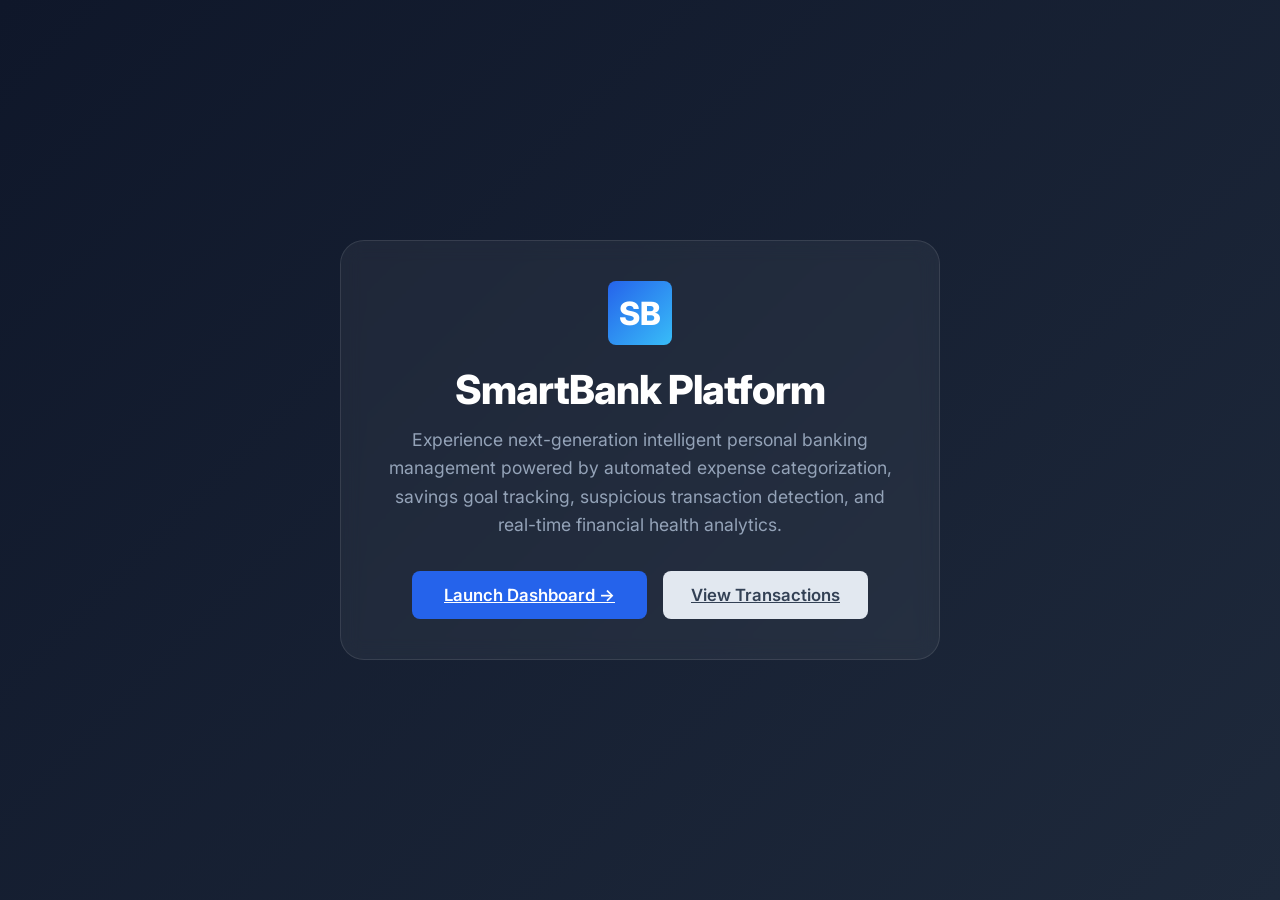
<file: frontend/index.html>
<!DOCTYPE html>
<html lang="en">
<head>
    <meta charset="UTF-8">
    <meta name="viewport" content="width=device-width, initial-scale=1.0">
    <title>SmartBank — Intelligent Personal Banking</title>
    <link rel="stylesheet" href="css/style.css">
</head>
<body style="display:flex; align-items:center; justify-content:center; background:linear-gradient(135deg, #0f172a, #1e293b); color:white; min-height:100vh;">
    <div style="text-align:center; max-width:600px; padding:40px; background:rgba(255,255,255,0.05); border-radius:24px; backdrop-filter:blur(10px); border:1px solid rgba(255,255,255,0.1);">
        <div class="brand-icon" style="margin:0 auto 20px auto; width:64px; height:64px; font-size:2rem;">SB</div>
        <h1 style="font-size:2.5rem; font-weight:800; margin-bottom:12px; letter-spacing:-1px;">SmartBank Platform</h1>
        <p style="color:#94a3b8; font-size:1.1rem; margin-bottom:32px; line-height:1.6;">
            Experience next-generation intelligent personal banking management powered by automated expense categorization, savings goal tracking, suspicious transaction detection, and real-time financial health analytics.
        </p>
        <div style="display:flex; justify-content:center; gap:16px;">
            <a href="dashboard.html" class="btn btn-primary" style="padding:14px 32px; font-size:1.05rem;">Launch Dashboard →</a>
            <a href="transactions.html" class="btn btn-secondary" style="padding:14px 28px; font-size:1.05rem;">View Transactions</a>
        </div>
    </div>
</body>
</html>
</file>
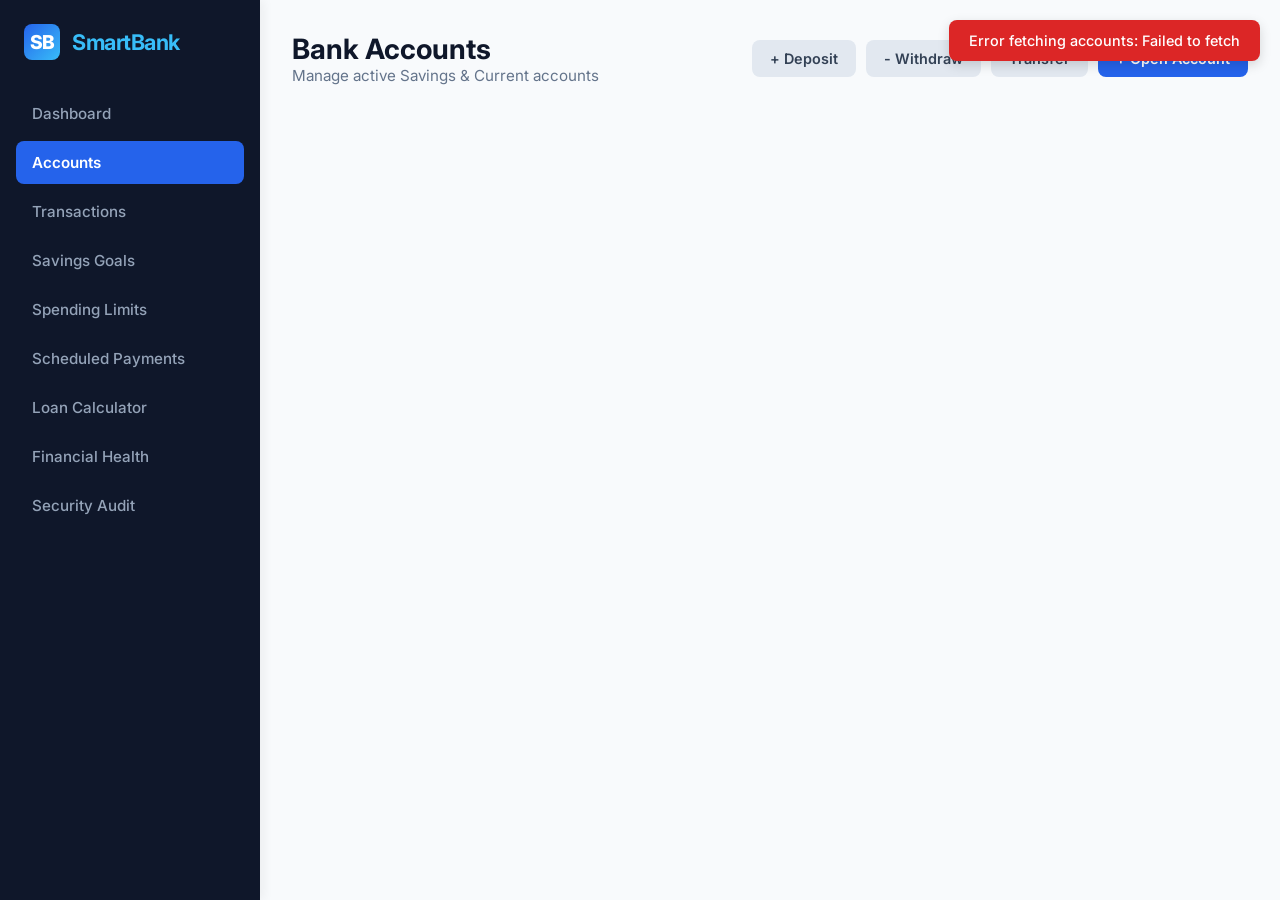
<file: frontend/accounts.html>
<!DOCTYPE html>
<html lang="en">
<head>
    <meta charset="UTF-8">
    <meta name="viewport" content="width=device-width, initial-scale=1.0">
    <title>Accounts — SmartBank</title>
    <link rel="stylesheet" href="css/style.css">
</head>
<body>
    <aside class="sidebar">
        <div class="brand"><div class="brand-icon">SB</div>SmartBank</div>
        <ul class="nav-menu">
            <li><a href="dashboard.html" class="nav-link">Dashboard</a></li>
            <li><a href="accounts.html" class="nav-link active">Accounts</a></li>
            <li><a href="transactions.html" class="nav-link">Transactions</a></li>
            <li><a href="savings.html" class="nav-link">Savings Goals</a></li>
            <li><a href="limits.html" class="nav-link">Spending Limits</a></li>
            <li><a href="scheduled.html" class="nav-link">Scheduled Payments</a></li>
            <li><a href="loan.html" class="nav-link">Loan Calculator</a></li>
            <li><a href="health.html" class="nav-link">Financial Health</a></li>
            <li><a href="security.html" class="nav-link">Security Audit</a></li>
        </ul>
    </aside>

    <main class="main-content">
        <header class="top-bar">
            <div>
                <h1 class="page-title">Bank Accounts</h1>
                <p style="color:#64748b; font-size:0.95rem;">Manage active Savings & Current accounts</p>
            </div>
            <div style="display:flex; gap:10px;">
                <button class="btn btn-secondary" onclick="openModal('deposit-modal')">+ Deposit</button>
                <button class="btn btn-secondary" onclick="openModal('withdraw-modal')">- Withdraw</button>
                <button class="btn btn-secondary" onclick="openModal('transfer-modal')">Transfer</button>
                <button class="btn btn-primary" onclick="openModal('account-modal')">+ Open Account</button>
            </div>
        </header>

        <section class="stats-grid" id="accounts-list">
            <!-- Loaded dynamically -->
        </section>

        <!-- Open Account Modal -->
        <div class="modal-overlay" id="account-modal">
            <div class="modal">
                <div class="modal-header">
                    <h3 class="modal-title">Open New Bank Account</h3>
                    <button class="close-btn" onclick="closeModal('account-modal')">&times;</button>
                </div>
                <form id="open-account-form">
                    <div class="form-group">
                        <label>Customer ID</label>
                        <input type="number" id="acc-customer-id" class="form-control" value="1" required>
                    </div>
                    <div class="form-group">
                        <label>Account Type</label>
                        <select id="acc-type" class="form-control">
                            <option value="SAVINGS">Savings Account (4.5% interest)</option>
                            <option value="CURRENT">Current Account (₹25,000 Overdraft)</option>
                        </select>
                    </div>
                    <div class="form-group">
                        <label>Initial Deposit (₹)</label>
                        <input type="number" id="acc-deposit" class="form-control" value="5000" min="1000" step="500" required>
                    </div>
                    <button type="submit" class="btn btn-primary" style="width:100%;">Create Account</button>
                </form>
            </div>
        </div>

        <!-- Deposit Modal -->
        <div class="modal-overlay" id="deposit-modal">
            <div class="modal">
                <div class="modal-header">
                    <h3 class="modal-title">Deposit Funds</h3>
                    <button class="close-btn" onclick="closeModal('deposit-modal')">&times;</button>
                </div>
                <form id="deposit-form">
                    <div class="form-group">
                        <label>Target Account Number</label>
                        <input type="text" id="dep-acc-no" class="form-control" value="SB1001" required>
                    </div>
                    <div class="form-group">
                        <label>Deposit Amount (₹)</label>
                        <input type="number" id="dep-amount" class="form-control" placeholder="1000" required>
                    </div>
                    <div class="form-group">
                        <label>Description</label>
                        <input type="text" id="dep-desc" class="form-control" placeholder="e.g. Salary, Swiggy Refund">
                    </div>
                    <button type="submit" class="btn btn-primary" style="width:100%;">Confirm Deposit</button>
                </form>
            </div>
        </div>

        <!-- Withdraw Modal -->
        <div class="modal-overlay" id="withdraw-modal">
            <div class="modal">
                <div class="modal-header">
                    <h3 class="modal-title">Withdraw Funds</h3>
                    <button class="close-btn" onclick="closeModal('withdraw-modal')">&times;</button>
                </div>
                <form id="withdraw-form">
                    <div class="form-group">
                        <label>Source Account Number</label>
                        <input type="text" id="with-acc-no" class="form-control" value="SB1001" required>
                    </div>
                    <div class="form-group">
                        <label>Withdrawal Amount (₹)</label>
                        <input type="number" id="with-amount" class="form-control" placeholder="500" required>
                    </div>
                    <div class="form-group">
                        <label>Description</label>
                        <input type="text" id="with-desc" class="form-control" placeholder="e.g. Swiggy Order, Uber Ride">
                    </div>
                    <button type="submit" class="btn btn-primary" style="width:100%;">Confirm Withdrawal</button>
                </form>
            </div>
        </div>

        <!-- Transfer Modal -->
        <div class="modal-overlay" id="transfer-modal">
            <div class="modal">
                <div class="modal-header">
                    <h3 class="modal-title">Transfer Money</h3>
                    <button class="close-btn" onclick="closeModal('transfer-modal')">&times;</button>
                </div>
                <form id="transfer-form">
                    <div class="form-group">
                        <label>Source Account</label>
                        <input type="text" id="trans-from-acc" class="form-control" value="SB1001" required>
                    </div>
                    <div class="form-group">
                        <label>Target Account</label>
                        <input type="text" id="trans-to-acc" class="form-control" value="CA1002" required>
                    </div>
                    <div class="form-group">
                        <label>Transfer Amount (₹)</label>
                        <input type="number" id="trans-amount" class="form-control" placeholder="2000" required>
                    </div>
                    <div class="form-group">
                        <label>Note / Description</label>
                        <input type="text" id="trans-desc" class="form-control" placeholder="Fund transfer">
                    </div>
                    <button type="submit" class="btn btn-primary" style="width:100%;">Execute Transfer</button>
                </form>
            </div>
        </div>
    </main>

    <script src="js/api.js"></script>
    <script src="js/accounts.js"></script>
</body>
</html>
</file>
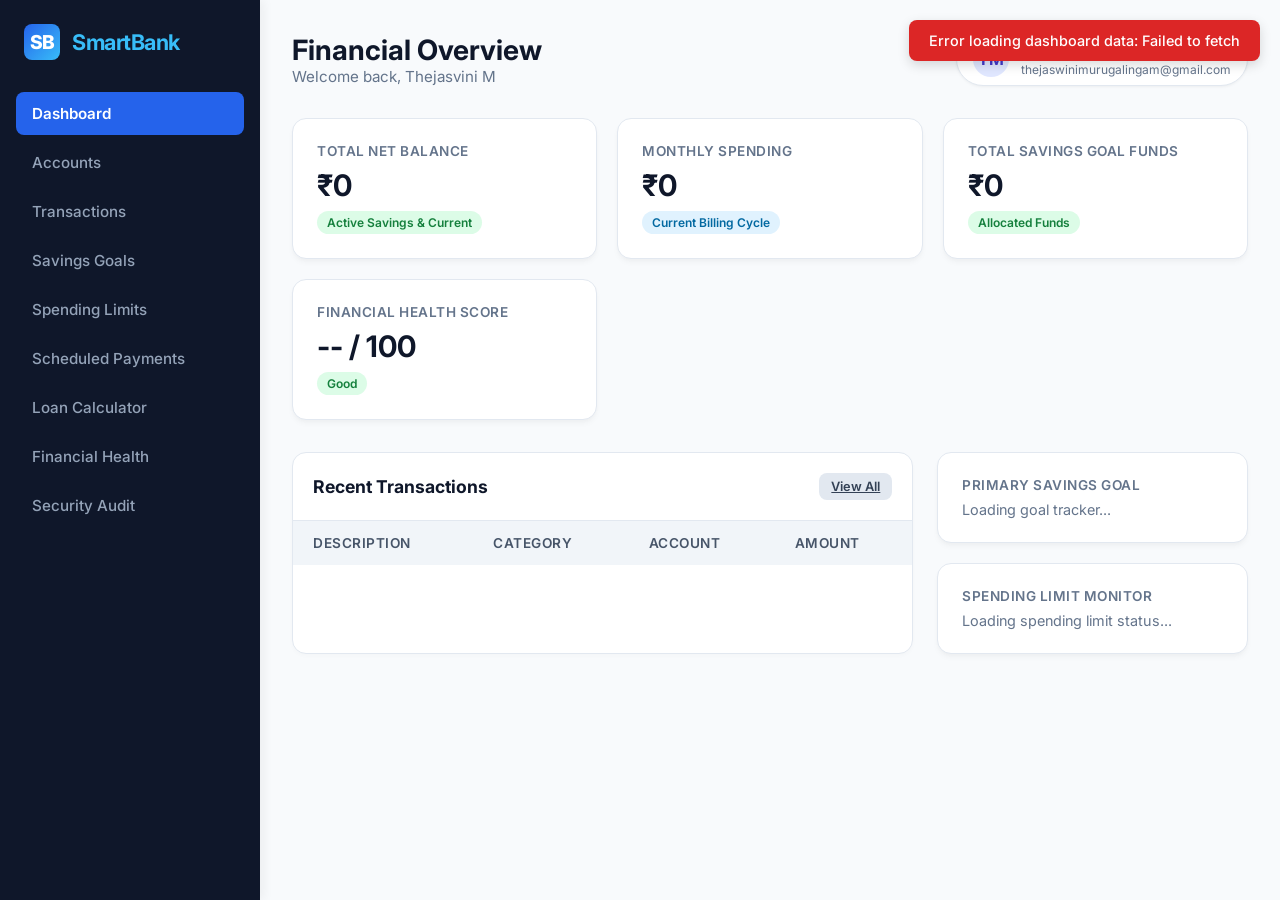
<file: frontend/dashboard.html>
<!DOCTYPE html>
<html lang="en">
<head>
    <meta charset="UTF-8">
    <meta name="viewport" content="width=device-width, initial-scale=1.0">
    <title>Dashboard — SmartBank</title>
    <link rel="stylesheet" href="css/style.css">
</head>
<body>
    <aside class="sidebar">
        <div class="brand">
            <div class="brand-icon">SB</div>
            SmartBank
        </div>
        <ul class="nav-menu">
            <li><a href="dashboard.html" class="nav-link active">Dashboard</a></li>
            <li><a href="accounts.html" class="nav-link">Accounts</a></li>
            <li><a href="transactions.html" class="nav-link">Transactions</a></li>
            <li><a href="savings.html" class="nav-link">Savings Goals</a></li>
            <li><a href="limits.html" class="nav-link">Spending Limits</a></li>
            <li><a href="scheduled.html" class="nav-link">Scheduled Payments</a></li>
            <li><a href="loan.html" class="nav-link">Loan Calculator</a></li>
            <li><a href="health.html" class="nav-link">Financial Health</a></li>
            <li><a href="security.html" class="nav-link">Security Audit</a></li>
        </ul>
    </aside>

    <main class="main-content">
        <header class="top-bar">
            <div>
                <h1 class="page-title">Financial Overview</h1>
                <p style="color:#64748b; font-size:0.95rem;">Welcome back, Thejasvini M</p>
            </div>
            <div class="user-profile">
                <div class="avatar">TM</div>
                <div>
                    <strong style="font-size:0.9rem;">Thejasvini M</strong>
                    <div style="font-size:0.75rem; color:#64748b;">thejaswinimurugalingam@gmail.com</div>
                </div>
            </div>
        </header>

        <section class="stats-grid">
            <div class="card">
                <div class="card-subtitle">Total Net Balance</div>
                <div class="card-value" id="total-balance">₹0</div>
                <span class="badge badge-success">Active Savings & Current</span>
            </div>
            <div class="card">
                <div class="card-subtitle">Monthly Spending</div>
                <div class="card-value" id="monthly-spending">₹0</div>
                <span class="badge badge-info">Current Billing Cycle</span>
            </div>
            <div class="card">
                <div class="card-subtitle">Total Savings Goal Funds</div>
                <div class="card-value" id="savings-total">₹0</div>
                <span class="badge badge-success">Allocated Funds</span>
            </div>
            <div class="card">
                <div class="card-subtitle">Financial Health Score</div>
                <div class="card-value" id="health-score">-- / 100</div>
                <span class="badge badge-success" id="health-category">Good</span>
            </div>
        </section>

        <div style="display:grid; grid-template-columns: 2fr 1fr; gap:24px; margin-bottom:32px;">
            <div class="table-container" style="margin-bottom:0;">
                <div style="padding:20px; border-bottom:1px solid #e2e8f0; display:flex; justify-content:space-between; align-items:center;">
                    <h3 style="font-size:1.1rem; color:#0f172a;">Recent Transactions</h3>
                    <a href="transactions.html" class="btn btn-secondary" style="font-size:0.8rem; padding:6px 12px;">View All</a>
                </div>
                <table>
                    <thead>
                        <tr>
                            <th>Description</th>
                            <th>Category</th>
                            <th>Account</th>
                            <th>Amount</th>
                        </tr>
                    </thead>
                    <tbody id="recent-transactions-list">
                        <!-- Loaded dynamically -->
                    </tbody>
                </table>
            </div>

            <div style="display:flex; flex-direction:column; gap:20px;">
                <div class="card" id="primary-goal-widget">
                    <div class="card-subtitle">Primary Savings Goal</div>
                    <p style="font-size:0.9rem; color:#64748b;">Loading goal tracker...</p>
                </div>
                <div class="card" id="limit-widget">
                    <div class="card-subtitle">Spending Limit Monitor</div>
                    <p style="font-size:0.9rem; color:#64748b;">Loading spending limit status...</p>
                </div>
            </div>
        </div>
    </main>

    <script src="js/api.js"></script>
    <script src="js/dashboard.js"></script>
</body>
</html>
</file>
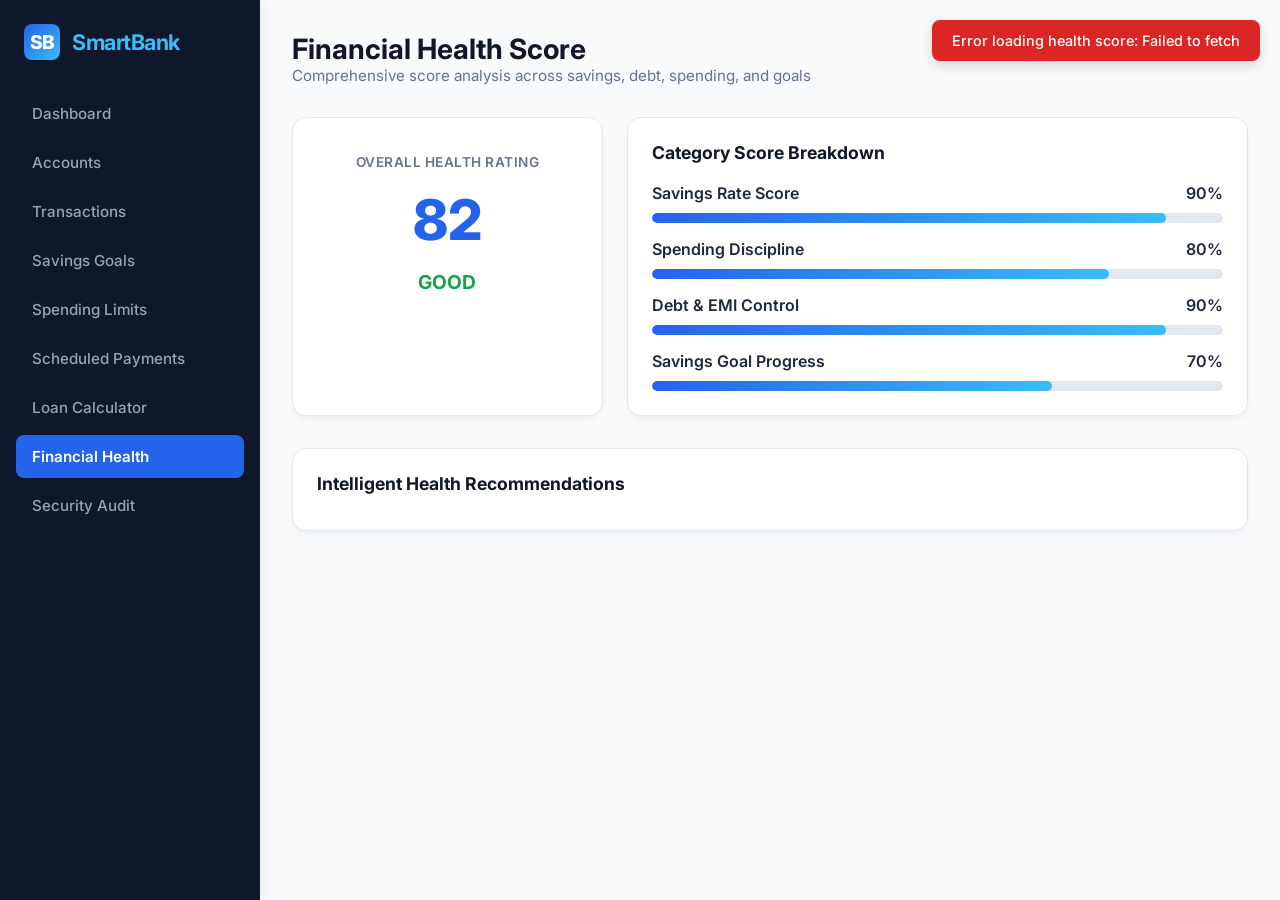
<file: frontend/health.html>
<!DOCTYPE html>
<html lang="en">
<head>
    <meta charset="UTF-8">
    <meta name="viewport" content="width=device-width, initial-scale=1.0">
    <title>Financial Health — SmartBank</title>
    <link rel="stylesheet" href="css/style.css">
</head>
<body>
    <aside class="sidebar">
        <div class="brand"><div class="brand-icon">SB</div>SmartBank</div>
        <ul class="nav-menu">
            <li><a href="dashboard.html" class="nav-link">Dashboard</a></li>
            <li><a href="accounts.html" class="nav-link">Accounts</a></li>
            <li><a href="transactions.html" class="nav-link">Transactions</a></li>
            <li><a href="savings.html" class="nav-link">Savings Goals</a></li>
            <li><a href="limits.html" class="nav-link">Spending Limits</a></li>
            <li><a href="scheduled.html" class="nav-link">Scheduled Payments</a></li>
            <li><a href="loan.html" class="nav-link">Loan Calculator</a></li>
            <li><a href="health.html" class="nav-link active">Financial Health</a></li>
            <li><a href="security.html" class="nav-link">Security Audit</a></li>
        </ul>
    </aside>

    <main class="main-content">
        <header class="top-bar">
            <div>
                <h1 class="page-title">Financial Health Score</h1>
                <p style="color:#64748b; font-size:0.95rem;">Comprehensive score analysis across savings, debt, spending, and goals</p>
            </div>
        </header>

        <div style="display:grid; grid-template-columns: 1fr 2fr; gap:24px; margin-bottom:32px;">
            <div class="card" style="text-align:center; padding:36px 24px;">
                <div class="card-subtitle">Overall Health Rating</div>
                <div style="font-size:3.5rem; font-weight:800; color:#2563eb; margin:16px 0;" id="health-total-score">82</div>
                <div style="font-size:1.2rem; font-weight:700; color:#16a34a;" id="health-category-title">GOOD</div>
            </div>

            <div class="card">
                <h3 style="font-size:1.1rem; color:#0f172a; margin-bottom:20px;">Category Score Breakdown</h3>
                
                <div style="margin-bottom:16px;">
                    <div style="display:flex; justify-content:space-between; margin-bottom:4px; font-weight:600;">
                        <span>Savings Rate Score</span>
                        <span id="bar-savings-val">90%</span>
                    </div>
                    <div class="progress-bar-bg"><div class="progress-bar-fill" id="bar-savings" style="width: 90%;"></div></div>
                </div>

                <div style="margin-bottom:16px;">
                    <div style="display:flex; justify-content:space-between; margin-bottom:4px; font-weight:600;">
                        <span>Spending Discipline</span>
                        <span id="bar-spending-val">80%</span>
                    </div>
                    <div class="progress-bar-bg"><div class="progress-bar-fill" id="bar-spending" style="width: 80%;"></div></div>
                </div>

                <div style="margin-bottom:16px;">
                    <div style="display:flex; justify-content:space-between; margin-bottom:4px; font-weight:600;">
                        <span>Debt & EMI Control</span>
                        <span id="bar-debt-val">90%</span>
                    </div>
                    <div class="progress-bar-bg"><div class="progress-bar-fill" id="bar-debt" style="width: 90%;"></div></div>
                </div>

                <div>
                    <div style="display:flex; justify-content:space-between; margin-bottom:4px; font-weight:600;">
                        <span>Savings Goal Progress</span>
                        <span id="bar-goals-val">70%</span>
                    </div>
                    <div class="progress-bar-bg"><div class="progress-bar-fill" id="bar-goals" style="width: 70%;"></div></div>
                </div>
            </div>
        </div>

        <div class="card">
            <h3 style="font-size:1.1rem; color:#0f172a; margin-bottom:12px;">Intelligent Health Recommendations</h3>
            <ul id="health-recommendations" style="color:#475569; font-size:0.95rem; padding-left:20px;">
                <!-- Loaded dynamically -->
            </ul>
        </div>
    </main>

    <script src="js/api.js"></script>
    <script src="js/health.js"></script>
</body>
</html>
</file>
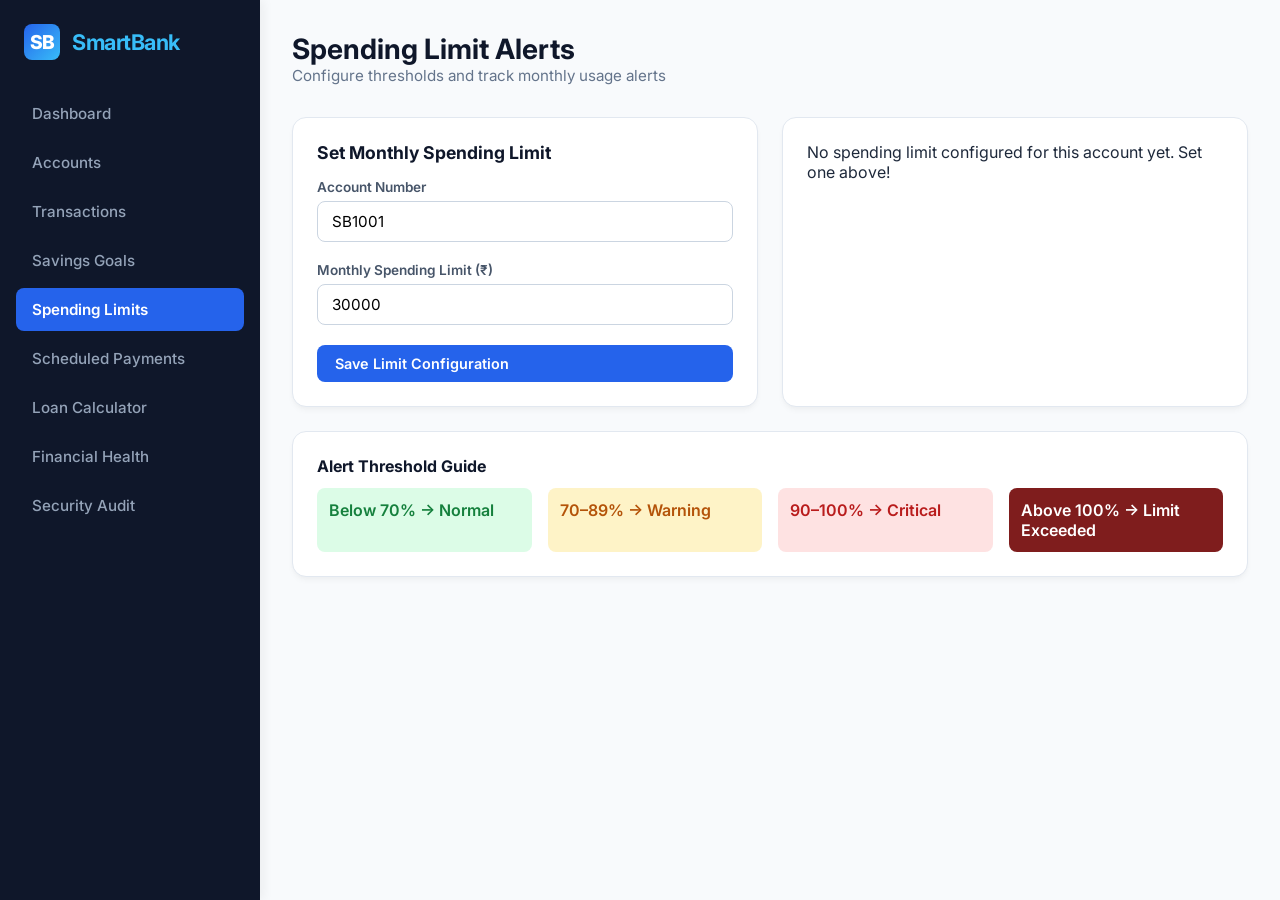
<file: frontend/limits.html>
<!DOCTYPE html>
<html lang="en">
<head>
    <meta charset="UTF-8">
    <meta name="viewport" content="width=device-width, initial-scale=1.0">
    <title>Spending Limits — SmartBank</title>
    <link rel="stylesheet" href="css/style.css">
</head>
<body>
    <aside class="sidebar">
        <div class="brand"><div class="brand-icon">SB</div>SmartBank</div>
        <ul class="nav-menu">
            <li><a href="dashboard.html" class="nav-link">Dashboard</a></li>
            <li><a href="accounts.html" class="nav-link">Accounts</a></li>
            <li><a href="transactions.html" class="nav-link">Transactions</a></li>
            <li><a href="savings.html" class="nav-link">Savings Goals</a></li>
            <li><a href="limits.html" class="nav-link active">Spending Limits</a></li>
            <li><a href="scheduled.html" class="nav-link">Scheduled Payments</a></li>
            <li><a href="loan.html" class="nav-link">Loan Calculator</a></li>
            <li><a href="health.html" class="nav-link">Financial Health</a></li>
            <li><a href="security.html" class="nav-link">Security Audit</a></li>
        </ul>
    </aside>

    <main class="main-content">
        <header class="top-bar">
            <div>
                <h1 class="page-title">Spending Limit Alerts</h1>
                <p style="color:#64748b; font-size:0.95rem;">Configure thresholds and track monthly usage alerts</p>
            </div>
        </header>

        <div style="display:grid; grid-template-columns: 1fr 1fr; gap:24px;">
            <div class="card">
                <h3 style="font-size:1.1rem; color:#0f172a; margin-bottom:16px;">Set Monthly Spending Limit</h3>
                <form id="set-limit-form">
                    <div class="form-group">
                        <label>Account Number</label>
                        <input type="text" id="limit-acc-no" class="form-control" value="SB1001" required>
                    </div>
                    <div class="form-group">
                        <label>Monthly Spending Limit (₹)</label>
                        <input type="number" id="limit-amount" class="form-control" value="30000" required>
                    </div>
                    <button type="submit" class="btn btn-primary" style="width:100%;">Save Limit Configuration</button>
                </form>
            </div>

            <div class="card" id="limit-status-card">
                <!-- Loaded dynamically -->
            </div>
        </div>

        <div class="card" style="margin-top:24px;">
            <h4 style="font-size:1rem; color:#0f172a; margin-bottom:12px;">Alert Threshold Guide</h4>
            <div class="form-row">
                <div style="padding:12px; border-radius:8px; background-color:#dcfce7; color:#15803d; font-weight:600;">
                    Below 70% → Normal
                </div>
                <div style="padding:12px; border-radius:8px; background-color:#fef3c7; color:#b45309; font-weight:600;">
                    70–89% → Warning
                </div>
                <div style="padding:12px; border-radius:8px; background-color:#fee2e2; color:#b91c1c; font-weight:600;">
                    90–100% → Critical
                </div>
                <div style="padding:12px; border-radius:8px; background-color:#7f1d1d; color:#ffffff; font-weight:600;">
                    Above 100% → Limit Exceeded
                </div>
            </div>
        </div>
    </main>

    <script src="js/api.js"></script>
    <script src="js/limits.js"></script>
</body>
</html>
</file>
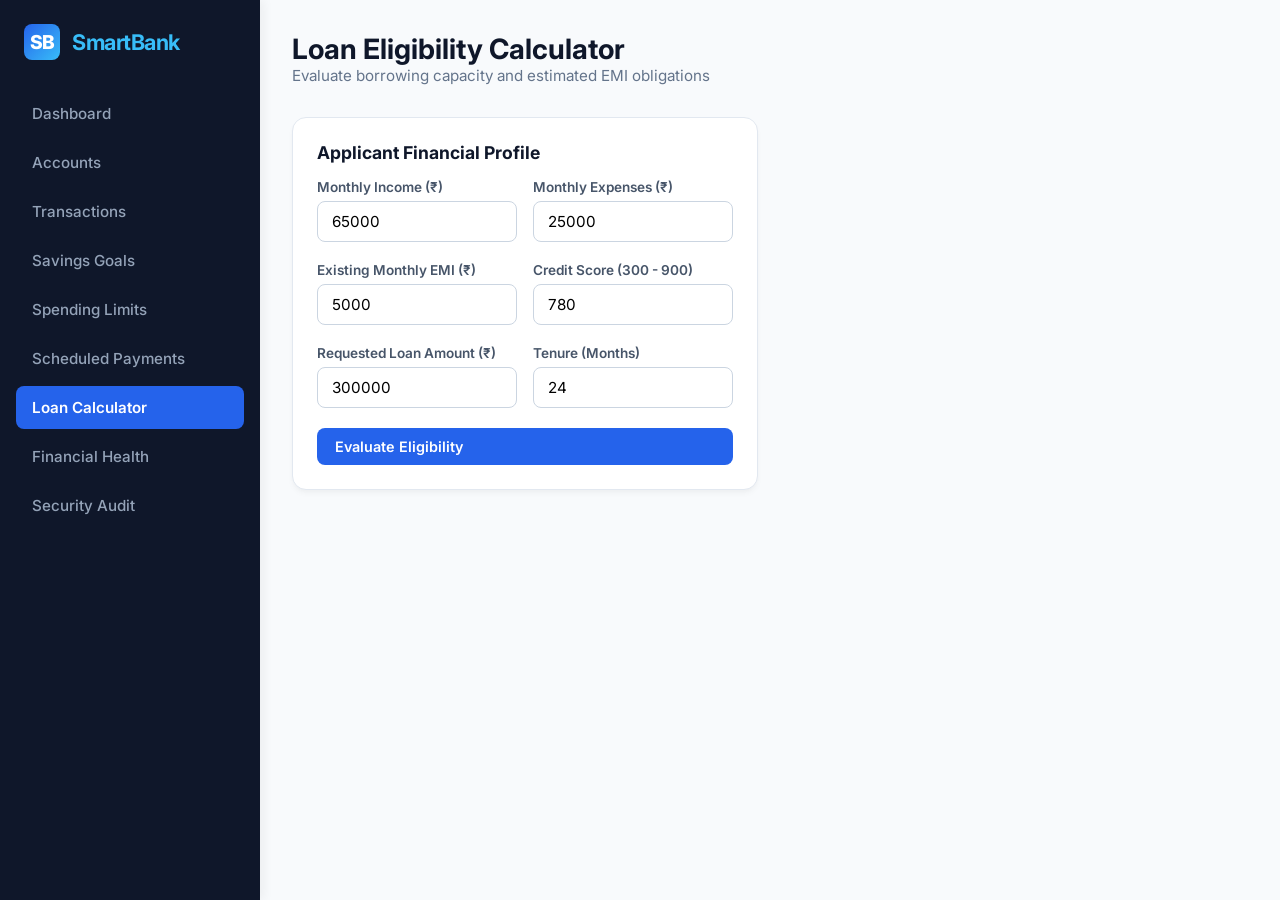
<file: frontend/loan.html>
<!DOCTYPE html>
<html lang="en">
<head>
    <meta charset="UTF-8">
    <meta name="viewport" content="width=device-width, initial-scale=1.0">
    <title>Loan Calculator — SmartBank</title>
    <link rel="stylesheet" href="css/style.css">
</head>
<body>
    <aside class="sidebar">
        <div class="brand"><div class="brand-icon">SB</div>SmartBank</div>
        <ul class="nav-menu">
            <li><a href="dashboard.html" class="nav-link">Dashboard</a></li>
            <li><a href="accounts.html" class="nav-link">Accounts</a></li>
            <li><a href="transactions.html" class="nav-link">Transactions</a></li>
            <li><a href="savings.html" class="nav-link">Savings Goals</a></li>
            <li><a href="limits.html" class="nav-link">Spending Limits</a></li>
            <li><a href="scheduled.html" class="nav-link">Scheduled Payments</a></li>
            <li><a href="loan.html" class="nav-link active">Loan Calculator</a></li>
            <li><a href="health.html" class="nav-link">Financial Health</a></li>
            <li><a href="security.html" class="nav-link">Security Audit</a></li>
        </ul>
    </aside>

    <main class="main-content">
        <header class="top-bar">
            <div>
                <h1 class="page-title">Loan Eligibility Calculator</h1>
                <p style="color:#64748b; font-size:0.95rem;">Evaluate borrowing capacity and estimated EMI obligations</p>
            </div>
        </header>

        <div style="display:grid; grid-template-columns: 1fr 1fr; gap:24px;">
            <div class="card">
                <h3 style="font-size:1.1rem; color:#0f172a; margin-bottom:16px;">Applicant Financial Profile</h3>
                <form id="loan-calc-form">
                    <div class="form-row">
                        <div class="form-group">
                            <label>Monthly Income (₹)</label>
                            <input type="number" id="loan-income" class="form-control" value="65000" required>
                        </div>
                        <div class="form-group">
                            <label>Monthly Expenses (₹)</label>
                            <input type="number" id="loan-expenses" class="form-control" value="25000" required>
                        </div>
                    </div>
                    <div class="form-row">
                        <div class="form-group">
                            <label>Existing Monthly EMI (₹)</label>
                            <input type="number" id="loan-emi" class="form-control" value="5000">
                        </div>
                        <div class="form-group">
                            <label>Credit Score (300 - 900)</label>
                            <input type="number" id="loan-score" class="form-control" value="780" min="300" max="900" required>
                        </div>
                    </div>
                    <div class="form-row">
                        <div class="form-group">
                            <label>Requested Loan Amount (₹)</label>
                            <input type="number" id="loan-amount" class="form-control" value="300000" required>
                        </div>
                        <div class="form-group">
                            <label>Tenure (Months)</label>
                            <input type="number" id="loan-tenure" class="form-control" value="24" required>
                        </div>
                    </div>
                    <button type="submit" class="btn btn-primary" style="width:100%;">Evaluate Eligibility</button>
                </form>
            </div>

            <div class="card" id="loan-result-card" style="display:none;">
                <!-- Result rendered dynamically -->
            </div>
        </div>
    </main>

    <script src="js/api.js"></script>
    <script src="js/loan.js"></script>
</body>
</html>
</file>
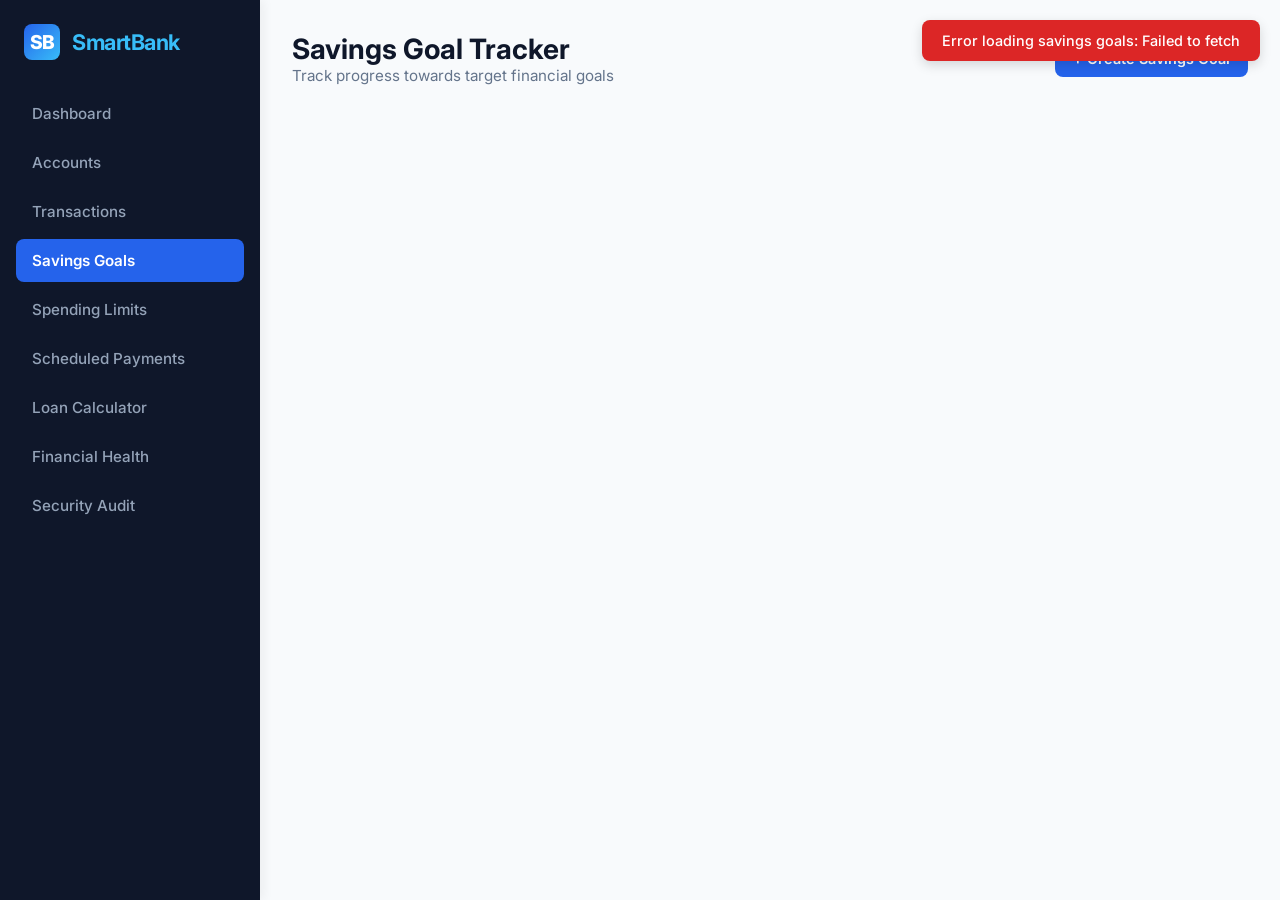
<file: frontend/savings.html>
<!DOCTYPE html>
<html lang="en">
<head>
    <meta charset="UTF-8">
    <meta name="viewport" content="width=device-width, initial-scale=1.0">
    <title>Savings Goals — SmartBank</title>
    <link rel="stylesheet" href="css/style.css">
</head>
<body>
    <aside class="sidebar">
        <div class="brand"><div class="brand-icon">SB</div>SmartBank</div>
        <ul class="nav-menu">
            <li><a href="dashboard.html" class="nav-link">Dashboard</a></li>
            <li><a href="accounts.html" class="nav-link">Accounts</a></li>
            <li><a href="transactions.html" class="nav-link">Transactions</a></li>
            <li><a href="savings.html" class="nav-link active">Savings Goals</a></li>
            <li><a href="limits.html" class="nav-link">Spending Limits</a></li>
            <li><a href="scheduled.html" class="nav-link">Scheduled Payments</a></li>
            <li><a href="loan.html" class="nav-link">Loan Calculator</a></li>
            <li><a href="health.html" class="nav-link">Financial Health</a></li>
            <li><a href="security.html" class="nav-link">Security Audit</a></li>
        </ul>
    </aside>

    <main class="main-content">
        <header class="top-bar">
            <div>
                <h1 class="page-title">Savings Goal Tracker</h1>
                <p style="color:#64748b; font-size:0.95rem;">Track progress towards target financial goals</p>
            </div>
            <button class="btn btn-primary" onclick="openModal('goal-modal')">+ Create Savings Goal</button>
        </header>

        <section class="stats-grid" id="goals-grid">
            <!-- Loaded dynamically -->
        </section>

        <!-- Create Goal Modal -->
        <div class="modal-overlay" id="goal-modal">
            <div class="modal">
                <div class="modal-header">
                    <h3 class="modal-title">Create New Savings Goal</h3>
                    <button class="close-btn" onclick="closeModal('goal-modal')">&times;</button>
                </div>
                <form id="create-goal-form">
                    <div class="form-group">
                        <label>Goal Title</label>
                        <input type="text" id="goal-title" class="form-control" placeholder="e.g. New Laptop, Emergency Fund" required>
                    </div>
                    <div class="form-group">
                        <label>Target Amount (₹)</label>
                        <input type="number" id="goal-target" class="form-control" placeholder="80000" required>
                    </div>
                    <div class="form-group">
                        <label>Initial Savings (₹)</label>
                        <input type="number" id="goal-current" class="form-control" value="0">
                    </div>
                    <div class="form-group">
                        <label>Target Deadline</label>
                        <input type="date" id="goal-deadline" class="form-control" required>
                    </div>
                    <button type="submit" class="btn btn-primary" style="width:100%;">Create Goal</button>
                </form>
            </div>
        </div>

        <!-- Add Funds Modal -->
        <div class="modal-overlay" id="deposit-goal-modal">
            <div class="modal">
                <div class="modal-header">
                    <h3 class="modal-title">Deposit to <span id="deposit-goal-title-display">Goal</span></h3>
                    <button class="close-btn" onclick="closeModal('deposit-goal-modal')">&times;</button>
                </div>
                <form id="add-savings-form">
                    <input type="hidden" id="deposit-goal-id">
                    <div class="form-group">
                        <label>Amount to Allocate (₹)</label>
                        <input type="number" id="deposit-goal-amount" class="form-control" placeholder="5000" required>
                    </div>
                    <button type="submit" class="btn btn-primary" style="width:100%;">Add Savings</button>
                </form>
            </div>
        </div>
    </main>

    <script src="js/api.js"></script>
    <script src="js/savings.js"></script>
</body>
</html>
</file>
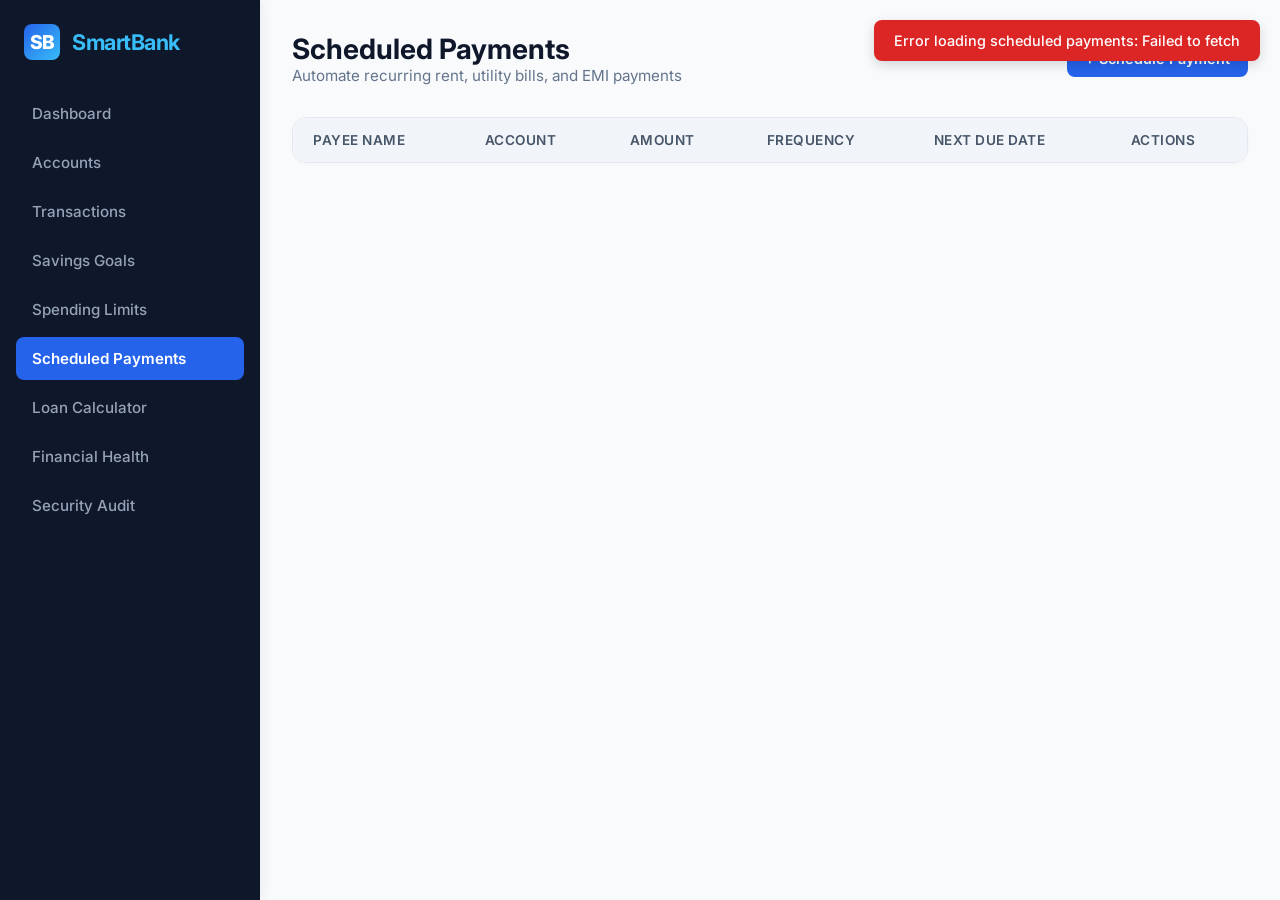
<file: frontend/scheduled.html>
<!DOCTYPE html>
<html lang="en">
<head>
    <meta charset="UTF-8">
    <meta name="viewport" content="width=device-width, initial-scale=1.0">
    <title>Scheduled Payments — SmartBank</title>
    <link rel="stylesheet" href="css/style.css">
</head>
<body>
    <aside class="sidebar">
        <div class="brand"><div class="brand-icon">SB</div>SmartBank</div>
        <ul class="nav-menu">
            <li><a href="dashboard.html" class="nav-link">Dashboard</a></li>
            <li><a href="accounts.html" class="nav-link">Accounts</a></li>
            <li><a href="transactions.html" class="nav-link">Transactions</a></li>
            <li><a href="savings.html" class="nav-link">Savings Goals</a></li>
            <li><a href="limits.html" class="nav-link">Spending Limits</a></li>
            <li><a href="scheduled.html" class="nav-link active">Scheduled Payments</a></li>
            <li><a href="loan.html" class="nav-link">Loan Calculator</a></li>
            <li><a href="health.html" class="nav-link">Financial Health</a></li>
            <li><a href="security.html" class="nav-link">Security Audit</a></li>
        </ul>
    </aside>

    <main class="main-content">
        <header class="top-bar">
            <div>
                <h1 class="page-title">Scheduled Payments</h1>
                <p style="color:#64748b; font-size:0.95rem;">Automate recurring rent, utility bills, and EMI payments</p>
            </div>
            <button class="btn btn-primary" onclick="openModal('schedule-modal')">+ Schedule Payment</button>
        </header>

        <div class="table-container">
            <table>
                <thead>
                    <tr>
                        <th>Payee Name</th>
                        <th>Account</th>
                        <th>Amount</th>
                        <th>Frequency</th>
                        <th>Next Due Date</th>
                        <th>Actions</th>
                    </tr>
                </thead>
                <tbody id="scheduled-payments-body">
                    <!-- Loaded dynamically -->
                </tbody>
            </table>
        </div>

        <!-- Schedule Payment Modal -->
        <div class="modal-overlay" id="schedule-modal">
            <div class="modal">
                <div class="modal-header">
                    <h3 class="modal-title">Schedule Recurring Payment</h3>
                    <button class="close-btn" onclick="closeModal('schedule-modal')">&times;</button>
                </div>
                <form id="schedule-payment-form">
                    <div class="form-group">
                        <label>Account Number</label>
                        <input type="text" id="sched-acc-no" class="form-control" value="SB1001" required>
                    </div>
                    <div class="form-group">
                        <label>Payee Name / Title</label>
                        <input type="text" id="sched-payee" class="form-control" placeholder="e.g. House Rent, Airtel Wifi" required>
                    </div>
                    <div class="form-group">
                        <label>Payment Amount (₹)</label>
                        <input type="number" id="sched-amount" class="form-control" placeholder="15000" required>
                    </div>
                    <div class="form-group">
                        <label>Frequency</label>
                        <select id="sched-freq" class="form-control">
                            <option value="MONTHLY">Monthly</option>
                            <option value="WEEKLY">Weekly</option>
                            <option value="YEARLY">Yearly</option>
                        </select>
                    </div>
                    <div class="form-group">
                        <label>Next Due Date</label>
                        <input type="date" id="sched-date" class="form-control" required>
                    </div>
                    <button type="submit" class="btn btn-primary" style="width:100%;">Schedule Payment</button>
                </form>
            </div>
        </div>
    </main>

    <script src="js/api.js"></script>
    <script src="js/scheduled.js"></script>
</body>
</html>
</file>
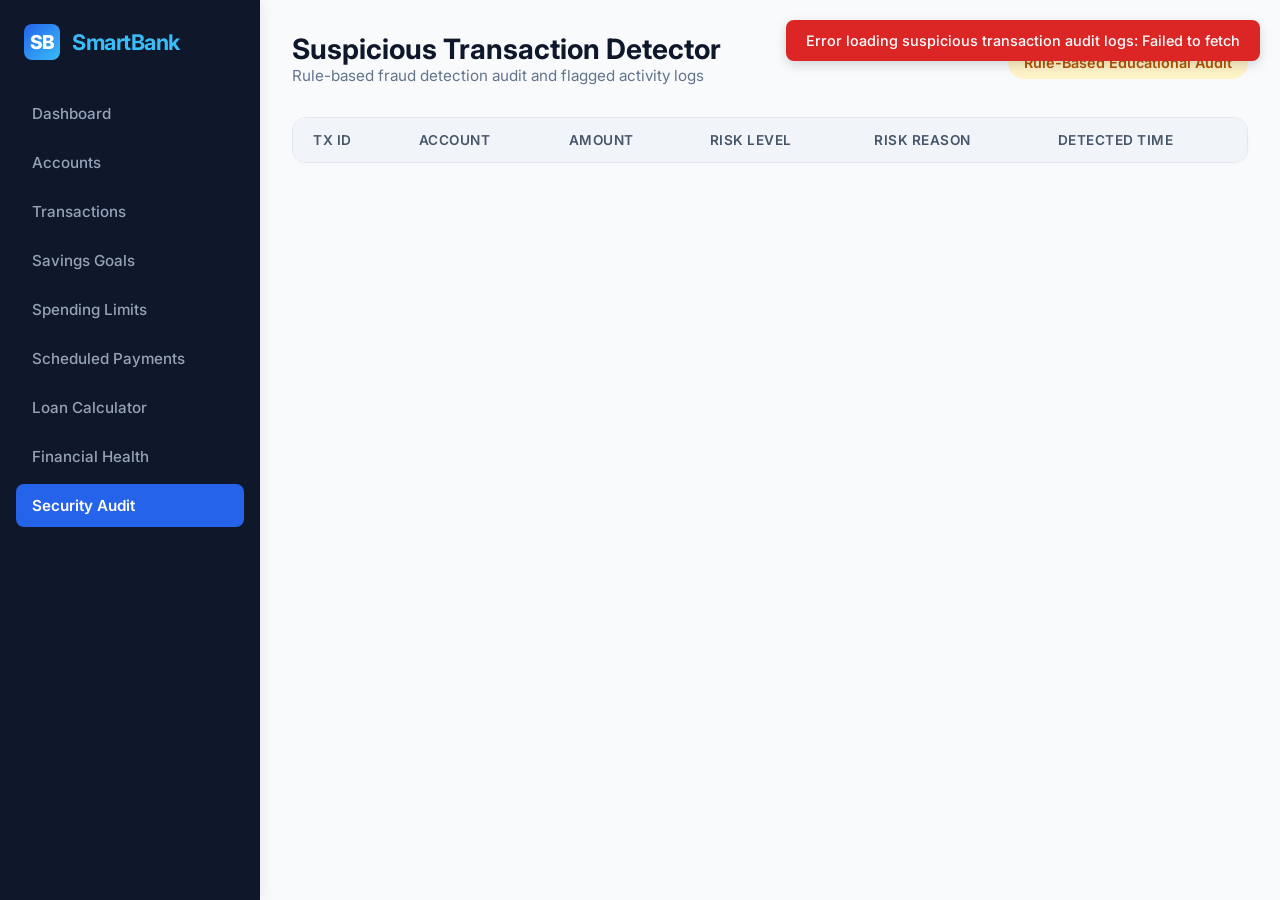
<file: frontend/security.html>
<!DOCTYPE html>
<html lang="en">
<head>
    <meta charset="UTF-8">
    <meta name="viewport" content="width=device-width, initial-scale=1.0">
    <title>Security Audit — SmartBank</title>
    <link rel="stylesheet" href="css/style.css">
</head>
<body>
    <aside class="sidebar">
        <div class="brand"><div class="brand-icon">SB</div>SmartBank</div>
        <ul class="nav-menu">
            <li><a href="dashboard.html" class="nav-link">Dashboard</a></li>
            <li><a href="accounts.html" class="nav-link">Accounts</a></li>
            <li><a href="transactions.html" class="nav-link">Transactions</a></li>
            <li><a href="savings.html" class="nav-link">Savings Goals</a></li>
            <li><a href="limits.html" class="nav-link">Spending Limits</a></li>
            <li><a href="scheduled.html" class="nav-link">Scheduled Payments</a></li>
            <li><a href="loan.html" class="nav-link">Loan Calculator</a></li>
            <li><a href="health.html" class="nav-link">Financial Health</a></li>
            <li><a href="security.html" class="nav-link active">Security Audit</a></li>
        </ul>
    </aside>

    <main class="main-content">
        <header class="top-bar">
            <div>
                <h1 class="page-title">Suspicious Transaction Detector</h1>
                <p style="color:#64748b; font-size:0.95rem;">Rule-based fraud detection audit and flagged activity logs</p>
            </div>
            <span class="badge badge-warning" style="font-size:0.9rem; padding:8px 16px;">Rule-Based Educational Audit</span>
        </header>

        <div class="table-container">
            <table>
                <thead>
                    <tr>
                        <th>Tx ID</th>
                        <th>Account</th>
                        <th>Amount</th>
                        <th>Risk Level</th>
                        <th>Risk Reason</th>
                        <th>Detected Time</th>
                    </tr>
                </thead>
                <tbody id="suspicious-table-body">
                    <!-- Loaded dynamically -->
                </tbody>
            </table>
        </div>
    </main>

    <script src="js/api.js"></script>
    <script src="js/security.js"></script>
</body>
</html>
</file>
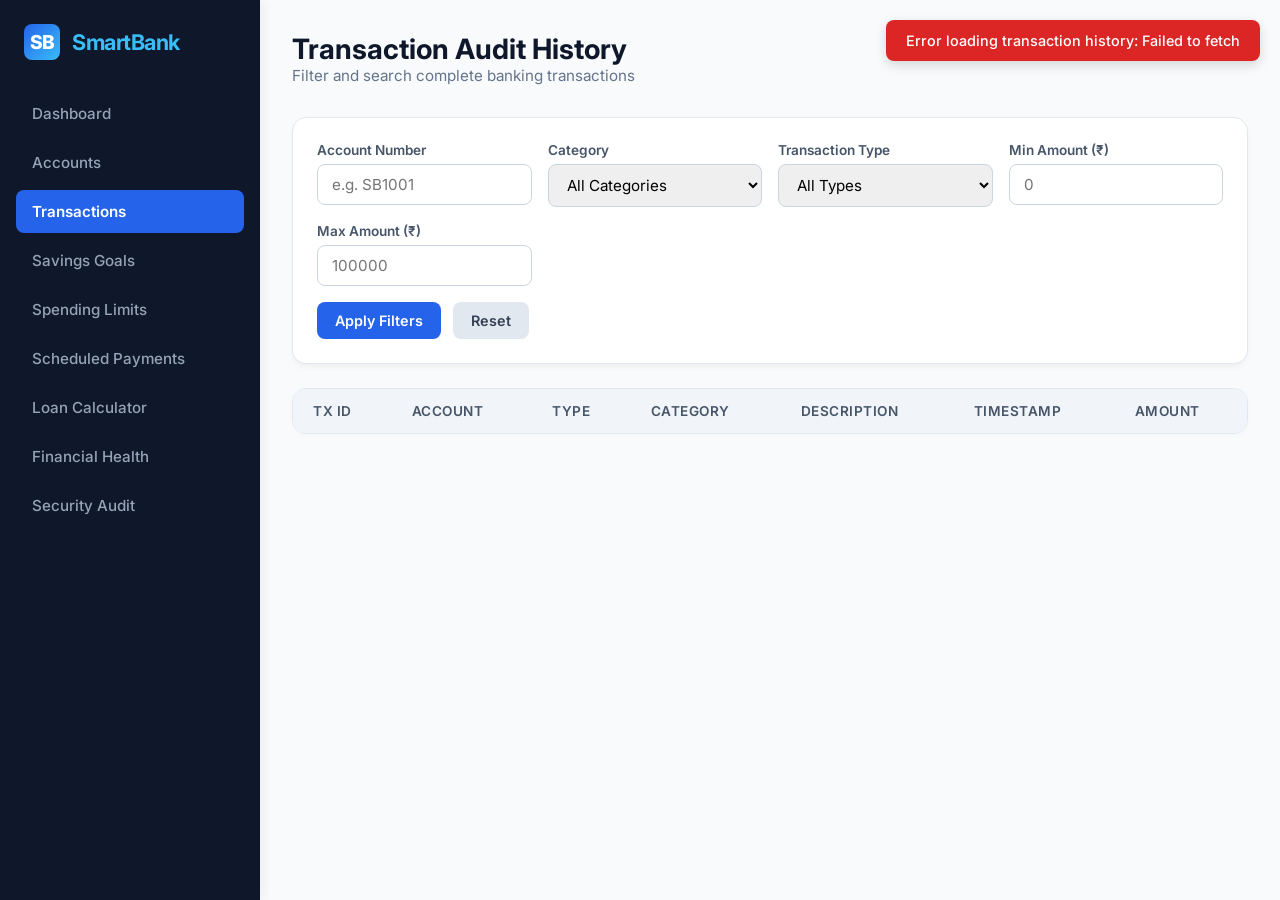
<file: frontend/transactions.html>
<!DOCTYPE html>
<html lang="en">
<head>
    <meta charset="UTF-8">
    <meta name="viewport" content="width=device-width, initial-scale=1.0">
    <title>Transactions — SmartBank</title>
    <link rel="stylesheet" href="css/style.css">
</head>
<body>
    <aside class="sidebar">
        <div class="brand"><div class="brand-icon">SB</div>SmartBank</div>
        <ul class="nav-menu">
            <li><a href="dashboard.html" class="nav-link">Dashboard</a></li>
            <li><a href="accounts.html" class="nav-link">Accounts</a></li>
            <li><a href="transactions.html" class="nav-link active">Transactions</a></li>
            <li><a href="savings.html" class="nav-link">Savings Goals</a></li>
            <li><a href="limits.html" class="nav-link">Spending Limits</a></li>
            <li><a href="scheduled.html" class="nav-link">Scheduled Payments</a></li>
            <li><a href="loan.html" class="nav-link">Loan Calculator</a></li>
            <li><a href="health.html" class="nav-link">Financial Health</a></li>
            <li><a href="security.html" class="nav-link">Security Audit</a></li>
        </ul>
    </aside>

    <main class="main-content">
        <header class="top-bar">
            <div>
                <h1 class="page-title">Transaction Audit History</h1>
                <p style="color:#64748b; font-size:0.95rem;">Filter and search complete banking transactions</p>
            </div>
        </header>

        <!-- Search & Filter Controls -->
        <div class="card" style="margin-bottom:24px;">
            <div class="form-row">
                <div class="form-group" style="margin-bottom:0;">
                    <label>Account Number</label>
                    <input type="text" id="filter-acc" class="form-control" placeholder="e.g. SB1001">
                </div>
                <div class="form-group" style="margin-bottom:0;">
                    <label>Category</label>
                    <select id="filter-category" class="form-control">
                        <option value="">All Categories</option>
                        <option value="FOOD">FOOD</option>
                        <option value="TRAVEL">TRAVEL</option>
                        <option value="SHOPPING">SHOPPING</option>
                        <option value="BILLS">BILLS</option>
                        <option value="ENTERTAINMENT">ENTERTAINMENT</option>
                        <option value="HEALTH">HEALTH</option>
                        <option value="EDUCATION">EDUCATION</option>
                        <option value="OTHER">OTHER</option>
                    </select>
                </div>
                <div class="form-group" style="margin-bottom:0;">
                    <label>Transaction Type</label>
                    <select id="filter-type" class="form-control">
                        <option value="">All Types</option>
                        <option value="CREDIT">CREDIT</option>
                        <option value="DEBIT">DEBIT</option>
                    </select>
                </div>
                <div class="form-group" style="margin-bottom:0;">
                    <label>Min Amount (₹)</label>
                    <input type="number" id="filter-min-amount" class="form-control" placeholder="0">
                </div>
                <div class="form-group" style="margin-bottom:0;">
                    <label>Max Amount (₹)</label>
                    <input type="number" id="filter-max-amount" class="form-control" placeholder="100000">
                </div>
            </div>
            <div style="margin-top:16px; display:flex; gap:12px;">
                <button class="btn btn-primary" id="btn-apply-filters">Apply Filters</button>
                <button class="btn btn-secondary" id="btn-reset-filters">Reset</button>
            </div>
        </div>

        <div class="table-container">
            <table>
                <thead>
                    <tr>
                        <th>Tx ID</th>
                        <th>Account</th>
                        <th>Type</th>
                        <th>Category</th>
                        <th>Description</th>
                        <th>Timestamp</th>
                        <th>Amount</th>
                    </tr>
                </thead>
                <tbody id="transactions-table-body">
                    <!-- Loaded dynamically -->
                </tbody>
            </table>
        </div>
    </main>

    <script src="js/api.js"></script>
    <script src="js/transactions.js"></script>
</body>
</html>
</file>
<file: frontend/css/style.css>
/* =========================================================
   SmartBank Professional Banking Dashboard Style System
   Color Palette:
   - Primary Dark: #0f172a (Navy / Slate 900)
   - Accent Blue:  #2563eb (Royal Blue 600)
   - Light BG:     #f8fafc (Slate 50)
   - Card Surface: #ffffff
   - Text Dark:    #1e293b
   - Text Muted:   #64748b
   - Border Color: #e2e8f0
   - Success Green:#16a34a
   - Warning Amber:#d97706
   - Danger Red:   #dc2626
   ========================================================= */

@import url('https://fonts.googleapis.com/css2?family=Inter:wght@300;400;500;600;700&display=swap');

* {
    margin: 0;
    padding: 0;
    box-sizing: border-box;
    font-family: 'Inter', -apple-system, BlinkMacSystemFont, "Segoe UI", Roboto, sans-serif;
}

body {
    background-color: #f8fafc;
    color: #1e293b;
    display: flex;
    min-height: 100vh;
}

/* --- SIDEBAR NAVIGATION --- */
.sidebar {
    width: 260px;
    background-color: #0f172a;
    color: #ffffff;
    display: flex;
    flex-direction: column;
    padding: 24px 16px;
    position: fixed;
    height: 100vh;
    box-shadow: 4px 0 10px rgba(0, 0, 0, 0.05);
    z-index: 100;
}

.brand {
    display: flex;
    align-items: center;
    gap: 12px;
    font-size: 1.35rem;
    font-weight: 700;
    letter-spacing: -0.5px;
    margin-bottom: 32px;
    padding-left: 8px;
    color: #38bdf8;
}

.brand-icon {
    width: 36px;
    height: 36px;
    background: linear-gradient(135deg, #2563eb, #38bdf8);
    border-radius: 8px;
    display: flex;
    align-items: center;
    justify-content: center;
    color: white;
    font-weight: 800;
    font-size: 1.2rem;
}

.nav-menu {
    list-style: none;
    display: flex;
    flex-direction: column;
    gap: 6px;
}

.nav-link {
    display: flex;
    align-items: center;
    gap: 12px;
    padding: 12px 16px;
    color: #94a3b8;
    text-decoration: none;
    font-size: 0.95rem;
    font-weight: 500;
    border-radius: 8px;
    transition: all 0.2s ease;
}

.nav-link:hover, .nav-link.active {
    color: #ffffff;
    background-color: rgba(255, 255, 255, 0.1);
}

.nav-link.active {
    background: #2563eb;
    color: #ffffff;
    font-weight: 600;
}

/* --- MAIN CONTENT LAYOUT --- */
.main-content {
    margin-left: 260px;
    flex: 1;
    padding: 32px;
    max-width: 1400px;
}

header.top-bar {
    display: flex;
    justify-content: space-between;
    align-items: center;
    margin-bottom: 32px;
}

.page-title {
    font-size: 1.75rem;
    font-weight: 700;
    color: #0f172a;
}

.user-profile {
    display: flex;
    align-items: center;
    gap: 12px;
    background-color: #ffffff;
    padding: 8px 16px;
    border-radius: 30px;
    border: 1px solid #e2e8f0;
    box-shadow: 0 1px 3px rgba(0, 0, 0, 0.05);
}

.avatar {
    width: 36px;
    height: 36px;
    background-color: #e0e7ff;
    color: #4338ca;
    border-radius: 50%;
    display: flex;
    align-items: center;
    justify-content: center;
    font-weight: 700;
}

/* --- CARDS & GRID --- */
.stats-grid {
    display: grid;
    grid-template-columns: repeat(auto-fit, minmax(240px, 1fr));
    gap: 20px;
    margin-bottom: 32px;
}

.card {
    background-color: #ffffff;
    border-radius: 14px;
    padding: 24px;
    border: 1px solid #e2e8f0;
    box-shadow: 0 4px 6px -1px rgba(0, 0, 0, 0.04), 0 2px 4px -1px rgba(0, 0, 0, 0.02);
    transition: transform 0.2s ease, box-shadow 0.2s ease;
}

.card:hover {
    transform: translateY(-2px);
    box-shadow: 0 10px 15px -3px rgba(0, 0, 0, 0.08);
}

.card-subtitle {
    font-size: 0.85rem;
    color: #64748b;
    font-weight: 600;
    text-transform: uppercase;
    letter-spacing: 0.5px;
    margin-bottom: 8px;
}

.card-value {
    font-size: 1.85rem;
    font-weight: 700;
    color: #0f172a;
}

.badge {
    display: inline-block;
    padding: 4px 10px;
    border-radius: 20px;
    font-size: 0.75rem;
    font-weight: 600;
    margin-top: 8px;
}

.badge-success { background-color: #dcfce7; color: #15803d; }
.badge-warning { background-color: #fef3c7; color: #b45309; }
.badge-danger  { background-color: #fee2e2; color: #b91c1c; }
.badge-info    { background-color: #e0f2fe; color: #0369a1; }

/* --- TABLES --- */
.table-container {
    background-color: #ffffff;
    border-radius: 14px;
    border: 1px solid #e2e8f0;
    overflow: hidden;
    box-shadow: 0 2px 4px rgba(0, 0, 0, 0.02);
    margin-bottom: 32px;
}

table {
    width: 100%;
    border-collapse: collapse;
    text-align: left;
}

th {
    background-color: #f1f5f9;
    color: #475569;
    font-weight: 600;
    font-size: 0.85rem;
    padding: 14px 20px;
    text-transform: uppercase;
    letter-spacing: 0.5px;
}

td {
    padding: 16px 20px;
    border-bottom: 1px solid #f1f5f9;
    font-size: 0.95rem;
    color: #334155;
}

tr:last-child td {
    border-bottom: none;
}

tr:hover td {
    background-color: #f8fafc;
}

.text-credit { color: #16a34a; font-weight: 600; }
.text-debit  { color: #dc2626; font-weight: 600; }

/* --- PROGRESS BARS --- */
.progress-bar-bg {
    width: 100%;
    height: 10px;
    background-color: #e2e8f0;
    border-radius: 5px;
    overflow: hidden;
    margin-top: 10px;
}

.progress-bar-fill {
    height: 100%;
    background: linear-gradient(90deg, #2563eb, #38bdf8);
    border-radius: 5px;
    transition: width 0.4s ease;
}

.progress-bar-fill.warning { background: linear-gradient(90deg, #f59e0b, #d97706); }
.progress-bar-fill.danger  { background: linear-gradient(90deg, #ef4444, #b91c1c); }

/* --- BUTTONS & FORMS --- */
.btn {
    display: inline-flex;
    align-items: center;
    gap: 8px;
    padding: 10px 18px;
    font-size: 0.9rem;
    font-weight: 600;
    border-radius: 8px;
    border: none;
    cursor: pointer;
    transition: background-color 0.2s ease, transform 0.1s ease;
}

.btn-primary {
    background-color: #2563eb;
    color: #ffffff;
}

.btn-primary:hover {
    background-color: #1d4ed8;
}

.btn-secondary {
    background-color: #e2e8f0;
    color: #334155;
}

.btn-secondary:hover {
    background-color: #cbd5e1;
}

.btn-danger {
    background-color: #dc2626;
    color: white;
}

.btn-danger:hover {
    background-color: #b91c1c;
}

.form-group {
    margin-bottom: 20px;
}

.form-group label {
    display: block;
    font-size: 0.85rem;
    font-weight: 600;
    color: #475569;
    margin-bottom: 6px;
}

.form-control {
    width: 100%;
    padding: 10px 14px;
    border: 1px solid #cbd5e1;
    border-radius: 8px;
    font-size: 0.95rem;
    outline: none;
    transition: border-color 0.2s ease;
}

.form-control:focus {
    border-color: #2563eb;
    box-shadow: 0 0 0 3px rgba(37, 99, 235, 0.15);
}

.form-row {
    display: grid;
    grid-template-columns: repeat(auto-fit, minmax(200px, 1fr));
    gap: 16px;
}

/* --- MODAL --- */
.modal-overlay {
    display: none;
    position: fixed;
    top: 0; left: 0; width: 100%; height: 100%;
    background-color: rgba(15, 23, 42, 0.6);
    backdrop-filter: blur(4px);
    z-index: 1000;
    align-items: center;
    justify-content: center;
}

.modal-overlay.active {
    display: flex;
}

.modal {
    background: white;
    width: 100%;
    max-width: 500px;
    border-radius: 16px;
    padding: 28px;
    box-shadow: 0 20px 25px -5px rgba(0,0,0,0.1);
}

.modal-header {
    display: flex;
    justify-content: space-between;
    align-items: center;
    margin-bottom: 20px;
}

.modal-title {
    font-size: 1.25rem;
    font-weight: 700;
    color: #0f172a;
}

.close-btn {
    background: none;
    border: none;
    font-size: 1.5rem;
    color: #94a3b8;
    cursor: pointer;
}
</file>
